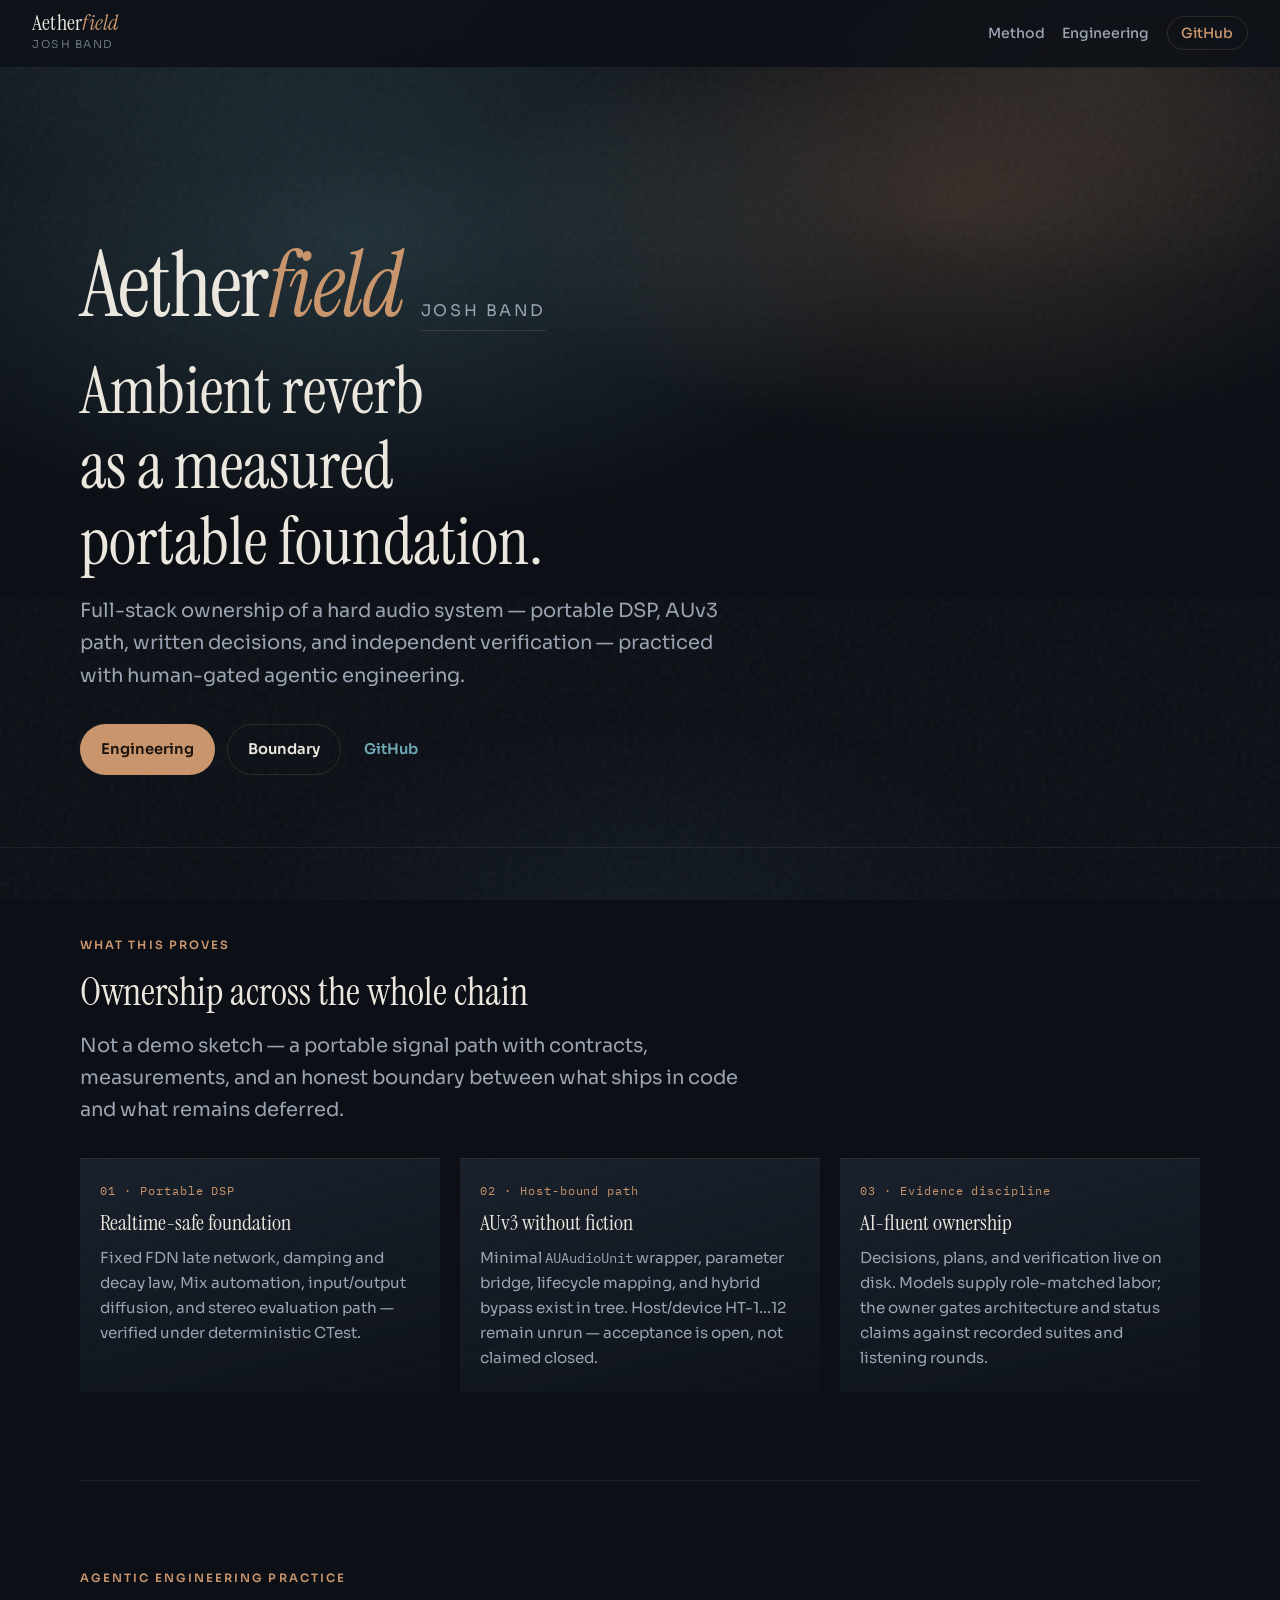
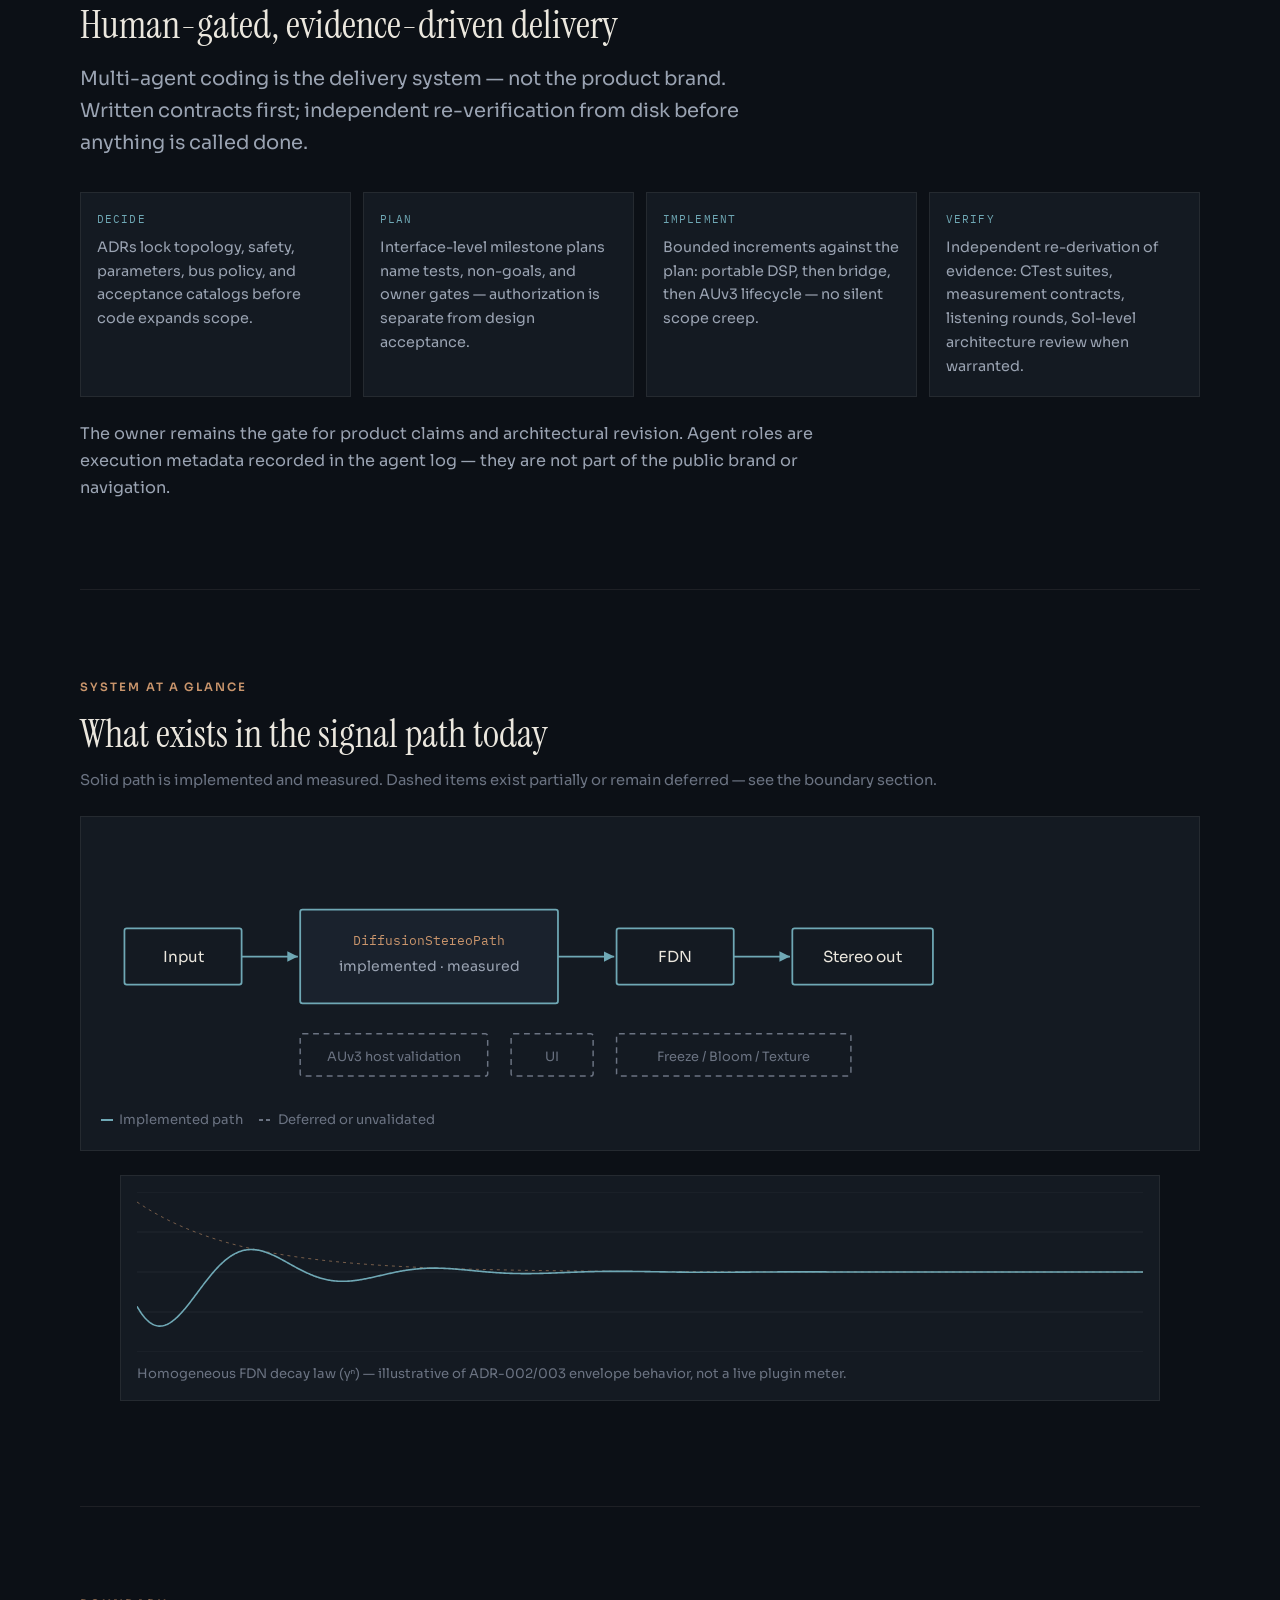
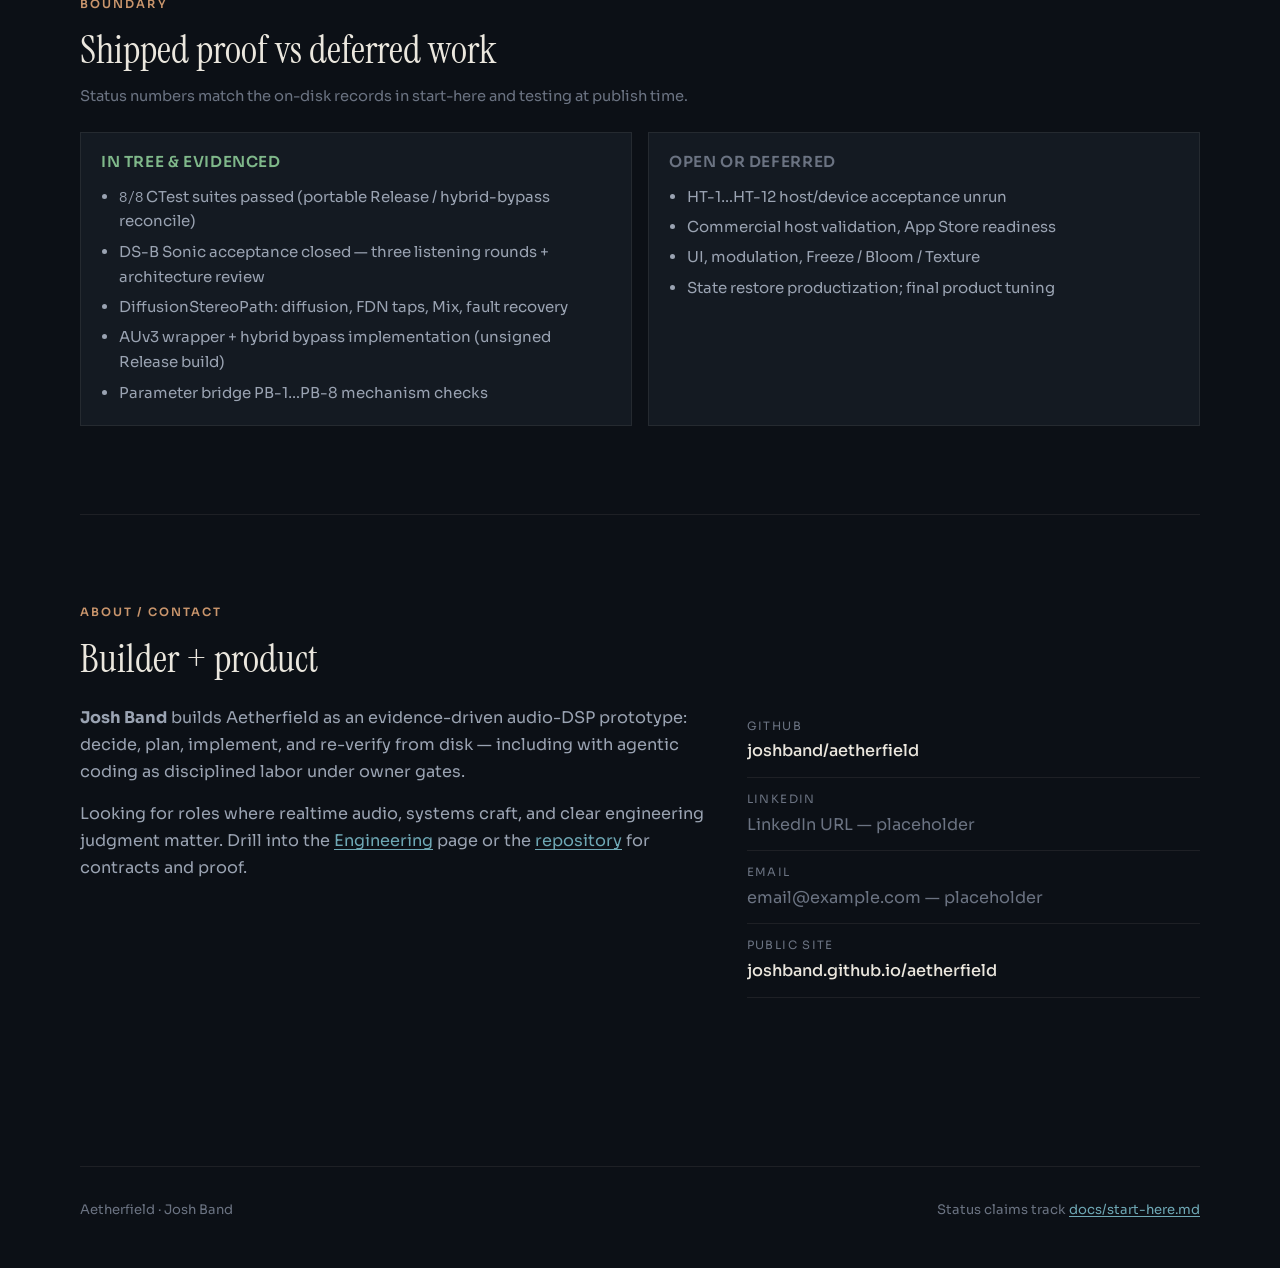
<file: docs/index.html>
<!DOCTYPE html>
<html lang="en">
<head>
  <meta charset="utf-8">
  <meta name="viewport" content="width=device-width, initial-scale=1">
  <title>Aetherfield · Josh Band</title>
  <meta name="description" content="Aetherfield is a portable C++ ambient-reverb DSP foundation toward AUv3, built by Josh Band with evidence-driven, agentic engineering.">
  <link rel="preconnect" href="https://fonts.googleapis.com">
  <link rel="preconnect" href="https://fonts.gstatic.com" crossorigin>
  <link href="https://fonts.googleapis.com/css2?family=IBM+Plex+Mono:wght@400;500;600&family=Instrument+Serif:ital@0;1&family=Sora:wght@400;500;600;700&display=swap" rel="stylesheet">
  <link rel="stylesheet" href="assets/site.css">
</head>
<body>
  <div class="site-shell">
    <nav class="site-nav" aria-label="Primary">
      <a class="nav-brand" href="index.html">
        <span class="product">Aether<em>field</em></span>
        <span class="builder">Josh Band</span>
      </a>
      <ul class="nav-links">
        <li class="nav-hide-sm"><a href="#method">Method</a></li>
        <li><a href="engineering.html">Engineering</a></li>
        <li><a class="nav-cta" href="https://github.com/joshband/aetherfield" rel="noopener noreferrer">GitHub</a></li>
      </ul>
    </nav>

    <header class="hero">
      <div class="hero-plane" aria-hidden="true"></div>
      <div class="hero-inner">
        <div class="hero-brands">
          <span class="product-name">Aether<em>field</em></span>
          <span class="builder-name">Josh Band</span>
        </div>
        <h1>Ambient reverb as a measured portable foundation.</h1>
        <p class="lede">
          Full-stack ownership of a hard audio system — portable DSP, AUv3 path,
          written decisions, and independent verification — practiced with
          human-gated agentic engineering.
        </p>
        <div class="cta-row">
          <a class="btn btn-primary" href="engineering.html">Engineering</a>
          <a class="btn btn-secondary" href="#boundary">Boundary</a>
          <a class="btn btn-ghost" href="https://github.com/joshband/aetherfield" rel="noopener noreferrer">GitHub</a>
        </div>
      </div>
    </header>

    <main>
      <section class="section reveal" id="proves" aria-labelledby="proves-heading">
        <p class="eyebrow">What this proves</p>
        <h2 id="proves-heading">Ownership across the whole chain</h2>
        <p class="lede">
          Not a demo sketch — a portable signal path with contracts, measurements,
          and an honest boundary between what ships in code and what remains deferred.
        </p>
        <div class="claim-grid">
          <article class="claim">
            <div class="n">01 · Portable DSP</div>
            <h3>Realtime-safe foundation</h3>
            <p>
              Fixed FDN late network, damping and decay law, Mix automation,
              input/output diffusion, and stereo evaluation path — verified under
              deterministic CTest.
            </p>
          </article>
          <article class="claim">
            <div class="n">02 · Host-bound path</div>
            <h3>AUv3 without fiction</h3>
            <p>
              Minimal <code class="mono">AUAudioUnit</code> wrapper, parameter bridge,
              lifecycle mapping, and hybrid bypass exist in tree. Host/device HT-1…12
              remain unrun — acceptance is open, not claimed closed.
            </p>
          </article>
          <article class="claim">
            <div class="n">03 · Evidence discipline</div>
            <h3>AI-fluent ownership</h3>
            <p>
              Decisions, plans, and verification live on disk. Models supply
              role-matched labor; the owner gates architecture and status claims
              against recorded suites and listening rounds.
            </p>
          </article>
        </div>
      </section>

      <section class="section reveal" id="method" aria-labelledby="method-heading">
        <p class="eyebrow">Agentic engineering practice</p>
        <h2 id="method-heading">Human-gated, evidence-driven delivery</h2>
        <p class="lede">
          Multi-agent coding is the delivery system — not the product brand.
          Written contracts first; independent re-verification from disk before
          anything is called done.
        </p>
        <div class="method-flow">
          <div class="method-step">
            <div class="step-label">Decide</div>
            <p>ADRs lock topology, safety, parameters, bus policy, and acceptance catalogs before code expands scope.</p>
          </div>
          <div class="method-step">
            <div class="step-label">Plan</div>
            <p>Interface-level milestone plans name tests, non-goals, and owner gates — authorization is separate from design acceptance.</p>
          </div>
          <div class="method-step">
            <div class="step-label">Implement</div>
            <p>Bounded increments against the plan: portable DSP, then bridge, then AUv3 lifecycle — no silent scope creep.</p>
          </div>
          <div class="method-step">
            <div class="step-label">Verify</div>
            <p>Independent re-derivation of evidence: CTest suites, measurement contracts, listening rounds, Sol-level architecture review when warranted.</p>
          </div>
        </div>
        <p class="method-note">
          The owner remains the gate for product claims and architectural revision.
          Agent roles are execution metadata recorded in the agent log — they are not
          part of the public brand or navigation.
        </p>
      </section>

      <section class="section reveal" id="system" aria-labelledby="system-heading">
        <p class="eyebrow">System at a glance</p>
        <h2 id="system-heading">What exists in the signal path today</h2>
        <p class="sub">
          Solid path is implemented and measured. Dashed items exist partially or
          remain deferred — see the boundary section.
        </p>
        <div class="diagram-wrap">
          <svg viewBox="0 0 920 220" role="img" aria-labelledby="path-title path-desc">
            <title id="path-title">Aetherfield signal path</title>
            <desc id="path-desc">Input flows into DiffusionStereoPath, through the FDN, to stereo out. Dashed boxes show AUv3 host validation, UI, and Freeze Bloom Texture as not complete.</desc>
            <defs>
              <marker id="arrow" markerWidth="8" markerHeight="8" refX="6" refY="3" orient="auto">
                <path d="M0,0 L6,3 L0,6 Z" fill="#6fa8b5"/>
              </marker>
            </defs>
            <rect x="20" y="78" width="100" height="48" rx="2" fill="#141a22" stroke="#6fa8b5" stroke-width="1.5"/>
            <text x="70" y="107" text-anchor="middle" fill="#ebe7de" font-family="Sora,sans-serif" font-size="13">Input</text>
            <line x1="120" y1="102" x2="168" y2="102" stroke="#6fa8b5" stroke-width="1.5" marker-end="url(#arrow)"/>

            <rect x="170" y="62" width="220" height="80" rx="2" fill="#1a222d" stroke="#6fa8b5" stroke-width="1.5"/>
            <text x="280" y="92" text-anchor="middle" fill="#c9956c" font-family="IBM Plex Mono,monospace" font-size="11">DiffusionStereoPath</text>
            <text x="280" y="114" text-anchor="middle" fill="#9aa3b2" font-family="Sora,sans-serif" font-size="12">implemented · measured</text>
            <line x1="390" y1="102" x2="438" y2="102" stroke="#6fa8b5" stroke-width="1.5" marker-end="url(#arrow)"/>

            <rect x="440" y="78" width="100" height="48" rx="2" fill="#141a22" stroke="#6fa8b5" stroke-width="1.5"/>
            <text x="490" y="107" text-anchor="middle" fill="#ebe7de" font-family="Sora,sans-serif" font-size="13">FDN</text>
            <line x1="540" y1="102" x2="588" y2="102" stroke="#6fa8b5" stroke-width="1.5" marker-end="url(#arrow)"/>

            <rect x="590" y="78" width="120" height="48" rx="2" fill="#141a22" stroke="#6fa8b5" stroke-width="1.5"/>
            <text x="650" y="107" text-anchor="middle" fill="#ebe7de" font-family="Sora,sans-serif" font-size="13">Stereo out</text>

            <rect x="170" y="168" width="160" height="36" rx="2" fill="transparent" stroke="#6b7382" stroke-width="1.25" stroke-dasharray="5 4"/>
            <text x="250" y="191" text-anchor="middle" fill="#6b7382" font-family="Sora,sans-serif" font-size="11">AUv3 host validation</text>

            <rect x="350" y="168" width="70" height="36" rx="2" fill="transparent" stroke="#6b7382" stroke-width="1.25" stroke-dasharray="5 4"/>
            <text x="385" y="191" text-anchor="middle" fill="#6b7382" font-family="Sora,sans-serif" font-size="11">UI</text>

            <rect x="440" y="168" width="200" height="36" rx="2" fill="transparent" stroke="#6b7382" stroke-width="1.25" stroke-dasharray="5 4"/>
            <text x="540" y="191" text-anchor="middle" fill="#6b7382" font-family="Sora,sans-serif" font-size="11">Freeze / Bloom / Texture</text>
          </svg>
          <div class="diagram-legend">
            <span class="solid">Implemented path</span>
            <span class="dashed">Deferred or unvalidated</span>
          </div>
        </div>
        <figure class="viz-panel">
          <canvas id="decayCanvas" width="800" height="160" aria-label="Homogeneous FDN decay envelope visualization"></canvas>
          <figcaption>
            Homogeneous FDN decay law (γⁿ) — illustrative of ADR-002/003 envelope behavior, not a live plugin meter.
          </figcaption>
        </figure>
      </section>

      <section class="section reveal" id="boundary" aria-labelledby="boundary-heading">
        <p class="eyebrow">Boundary</p>
        <h2 id="boundary-heading">Shipped proof vs deferred work</h2>
        <p class="sub">
          Status numbers match the on-disk records in start-here and testing
          at publish time.
        </p>
        <div class="boundary-grid">
          <div class="boundary-col shipped">
            <h3>In tree &amp; evidenced</h3>
            <ul>
              <li><span class="mono">8/8</span> CTest suites passed (portable Release / hybrid-bypass reconcile)</li>
              <li>DS-B Sonic acceptance closed — three listening rounds + architecture review</li>
              <li>DiffusionStereoPath: diffusion, FDN taps, Mix, fault recovery</li>
              <li>AUv3 wrapper + hybrid bypass implementation (unsigned Release build)</li>
              <li>Parameter bridge PB-1…PB-8 mechanism checks</li>
            </ul>
          </div>
          <div class="boundary-col deferred">
            <h3>Open or deferred</h3>
            <ul>
              <li>HT-1…HT-12 host/device acceptance unrun</li>
              <li>Commercial host validation, App Store readiness</li>
              <li>UI, modulation, Freeze / Bloom / Texture</li>
              <li>State restore productization; final product tuning</li>
            </ul>
          </div>
        </div>
      </section>

      <section class="section reveal" id="about" aria-labelledby="about-heading">
        <p class="eyebrow">About / contact</p>
        <h2 id="about-heading">Builder + product</h2>
        <div class="about-row">
          <div>
            <p>
              <strong>Josh Band</strong> builds Aetherfield as an evidence-driven
              audio-DSP prototype: decide, plan, implement, and re-verify from disk
              — including with agentic coding as disciplined labor under owner gates.
            </p>
            <p>
              Looking for roles where realtime audio, systems craft, and clear
              engineering judgment matter. Drill into the
              <a href="engineering.html">Engineering</a> page or the
              <a href="https://github.com/joshband/aetherfield" rel="noopener noreferrer">repository</a>
              for contracts and proof.
            </p>
          </div>
          <ul class="contact-list">
            <li>
              <span class="label">GitHub</span>
              <a href="https://github.com/joshband/aetherfield" rel="noopener noreferrer">joshband/aetherfield</a>
            </li>
            <li>
              <span class="label">LinkedIn</span>
              <span class="placeholder">LinkedIn URL — placeholder</span>
            </li>
            <li>
              <span class="label">Email</span>
              <span class="placeholder">email@example.com — placeholder</span>
            </li>
            <li>
              <span class="label">Public site</span>
              <a href="https://joshband.github.io/aetherfield/">joshband.github.io/aetherfield</a>
            </li>
          </ul>
        </div>
      </section>
    </main>

    <footer class="site-footer">
      <span>Aetherfield · Josh Band</span>
      <span>Status claims track <a href="https://github.com/joshband/aetherfield/blob/main/docs/start-here.md">docs/start-here.md</a></span>
    </footer>
  </div>
  <script src="assets/site.js" defer></script>
</body>
</html>
</file>
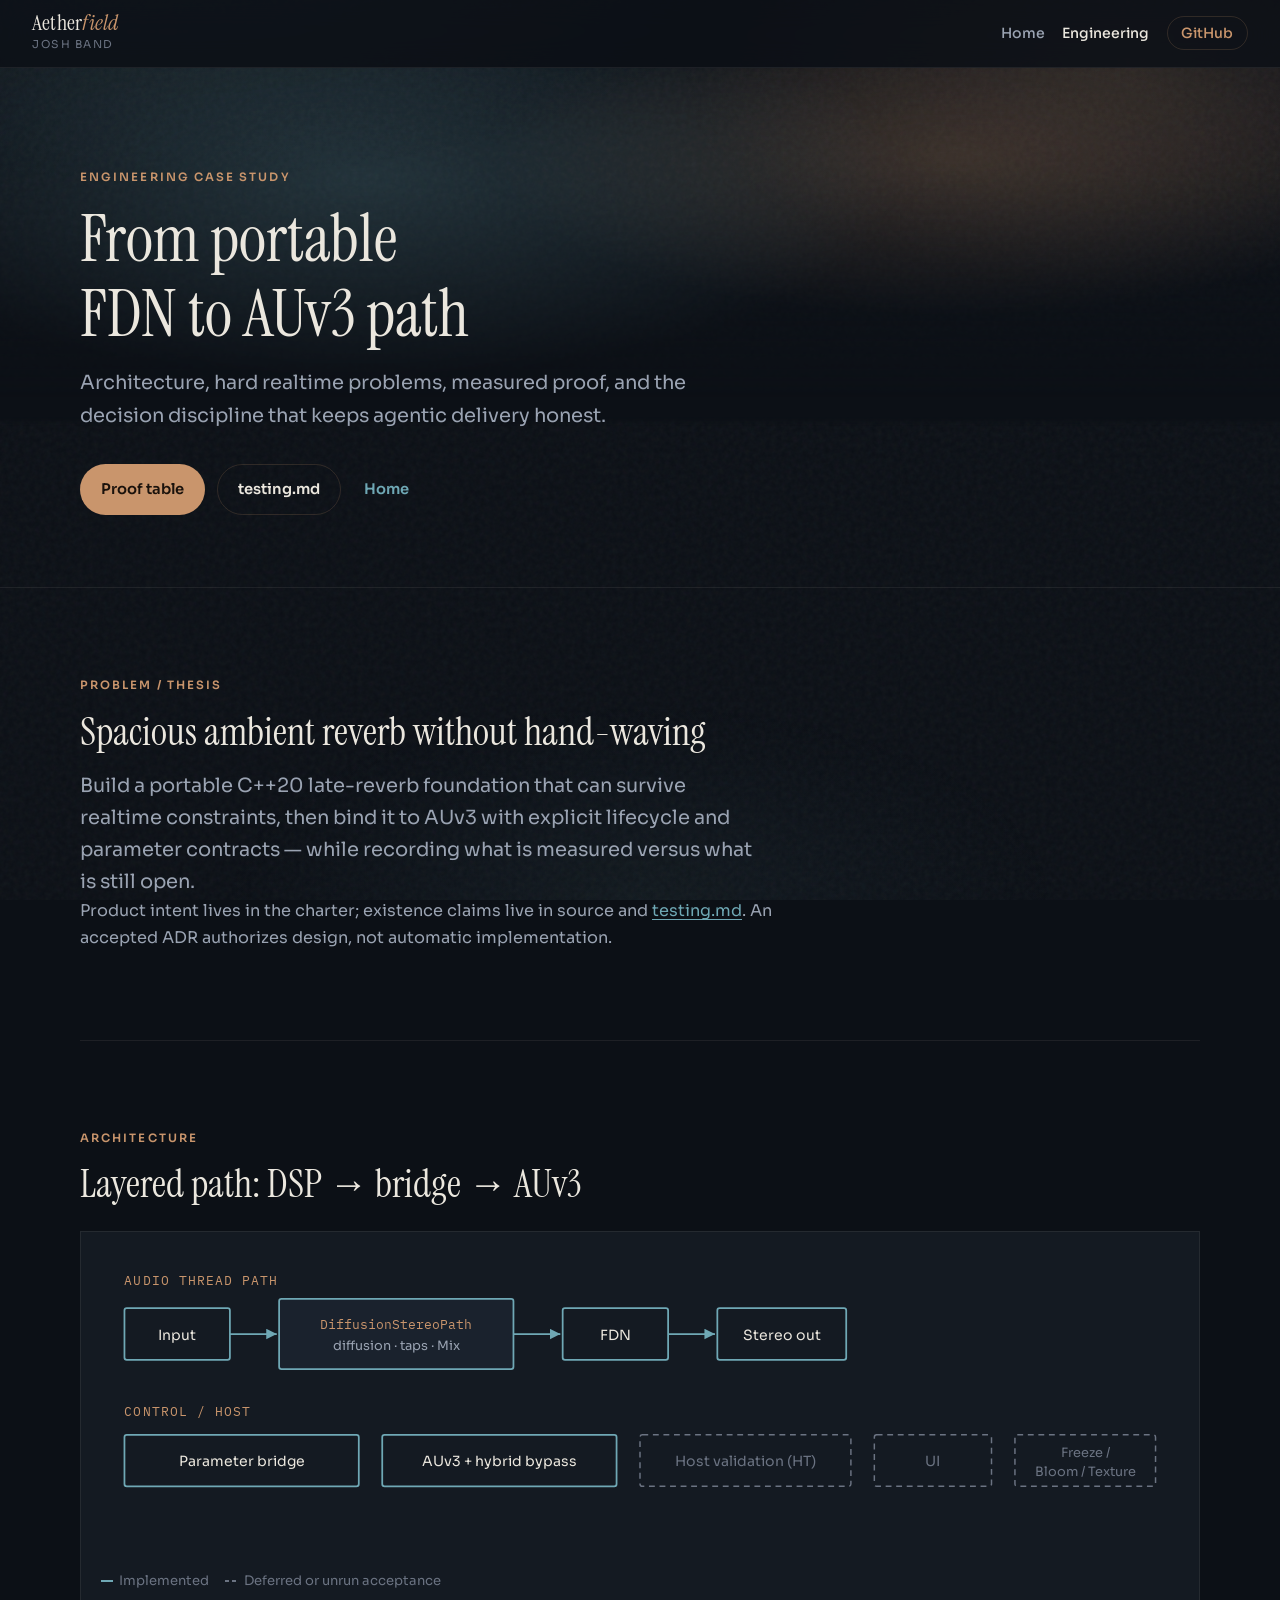
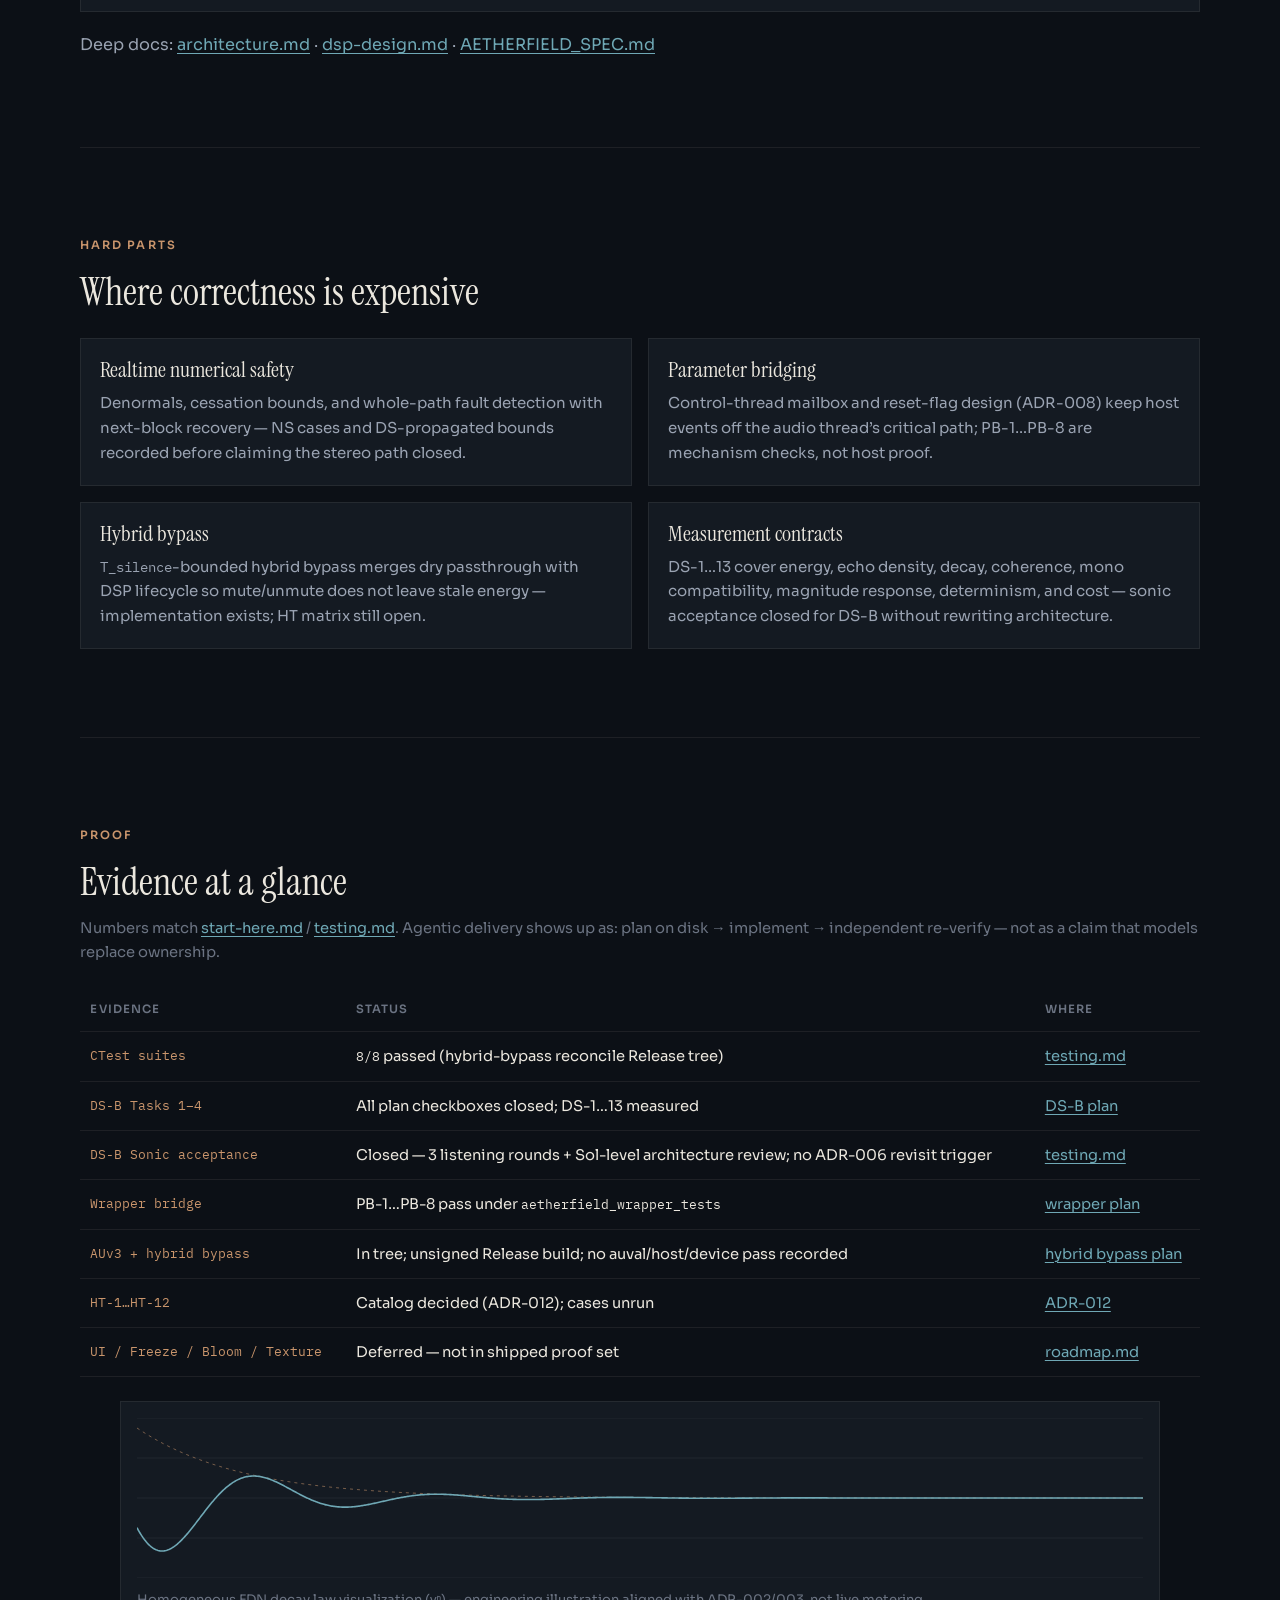
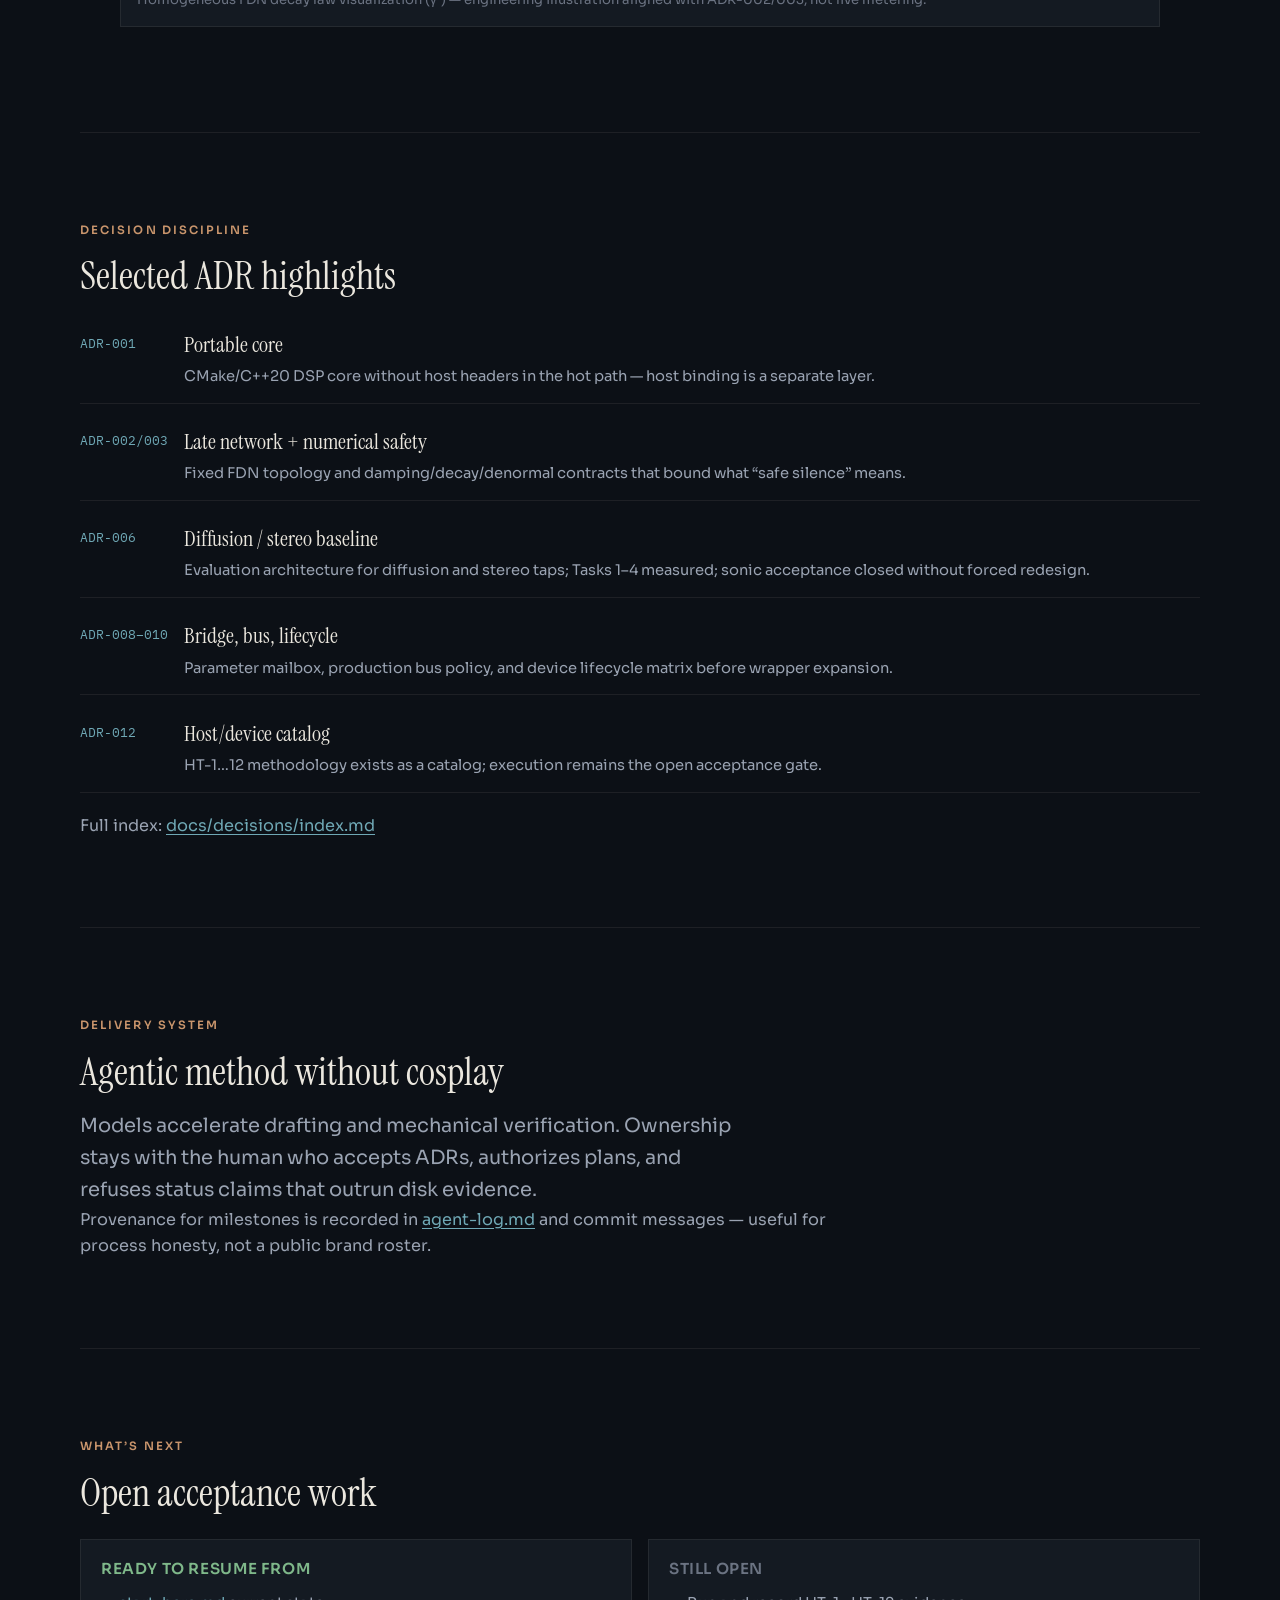
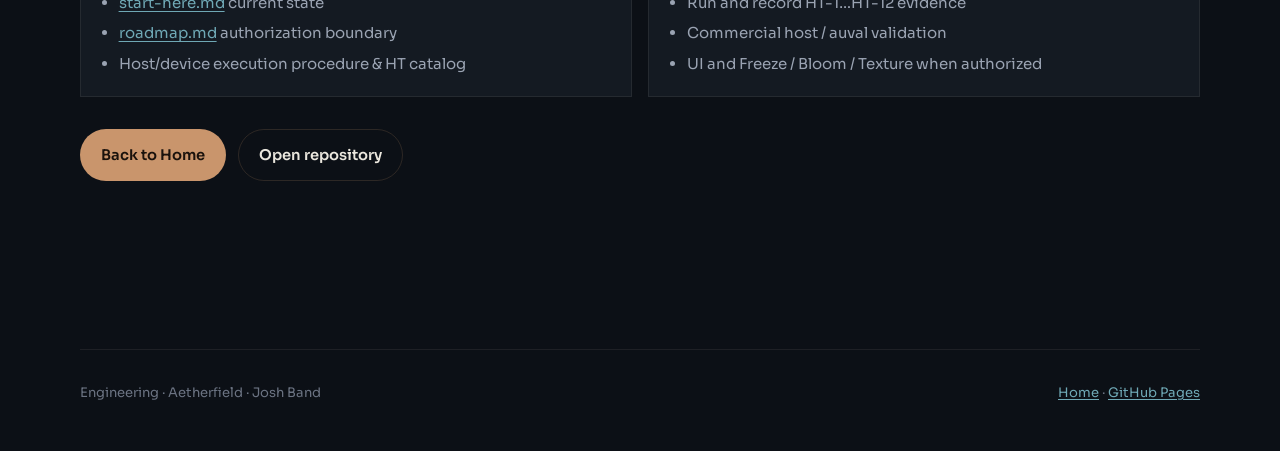
<file: docs/engineering.html>
<!DOCTYPE html>
<html lang="en">
<head>
  <meta charset="utf-8">
  <meta name="viewport" content="width=device-width, initial-scale=1">
  <title>Engineering · Aetherfield</title>
  <meta name="description" content="Engineering case study for Aetherfield: architecture, hard realtime problems, proof table, and decision discipline.">
  <link rel="preconnect" href="https://fonts.googleapis.com">
  <link rel="preconnect" href="https://fonts.gstatic.com" crossorigin>
  <link href="https://fonts.googleapis.com/css2?family=IBM+Plex+Mono:wght@400;500;600&family=Instrument+Serif:ital@0;1&family=Sora:wght@400;500;600;700&display=swap" rel="stylesheet">
  <link rel="stylesheet" href="assets/site.css">
</head>
<body>
  <div class="site-shell">
    <nav class="site-nav" aria-label="Primary">
      <a class="nav-brand" href="index.html">
        <span class="product">Aether<em>field</em></span>
        <span class="builder">Josh Band</span>
      </a>
      <ul class="nav-links">
        <li><a href="index.html">Home</a></li>
        <li><a href="engineering.html" aria-current="page">Engineering</a></li>
        <li><a class="nav-cta" href="https://github.com/joshband/aetherfield" rel="noopener noreferrer">GitHub</a></li>
      </ul>
    </nav>

    <header class="hero" style="min-height: min(58vh, 520px);">
      <div class="hero-plane" aria-hidden="true"></div>
      <div class="hero-inner">
        <p class="eyebrow">Engineering case study</p>
        <h1>From portable FDN to AUv3 path</h1>
        <p class="lede">
          Architecture, hard realtime problems, measured proof, and the decision
          discipline that keeps agentic delivery honest.
        </p>
        <div class="cta-row">
          <a class="btn btn-primary" href="#proof">Proof table</a>
          <a class="btn btn-secondary" href="https://github.com/joshband/aetherfield/blob/main/docs/testing.md" rel="noopener noreferrer">testing.md</a>
          <a class="btn btn-ghost" href="index.html">Home</a>
        </div>
      </div>
    </header>

    <main>
      <section class="section reveal" id="thesis" aria-labelledby="thesis-heading">
        <p class="eyebrow">Problem / thesis</p>
        <h2 id="thesis-heading">Spacious ambient reverb without hand-waving</h2>
        <p class="lede">
          Build a portable C++20 late-reverb foundation that can survive realtime
          constraints, then bind it to AUv3 with explicit lifecycle and parameter
          contracts — while recording what is measured versus what is still open.
        </p>
        <p class="method-note">
          Product intent lives in the charter; existence claims live in source and
          <a href="https://github.com/joshband/aetherfield/blob/main/docs/testing.md">testing.md</a>.
          An accepted ADR authorizes design, not automatic implementation.
        </p>
      </section>

      <section class="section reveal" id="architecture" aria-labelledby="arch-heading">
        <p class="eyebrow">Architecture</p>
        <h2 id="arch-heading">Layered path: DSP → bridge → AUv3</h2>
        <div class="diagram-wrap">
          <svg viewBox="0 0 920 260" role="img" aria-labelledby="eng-path-title eng-path-desc">
            <title id="eng-path-title">Layered Aetherfield architecture</title>
            <desc id="eng-path-desc">Input to DiffusionStereoPath and FDN to stereo out; wrapper bridge and AUv3 sit above; dashed UI and Freeze Bloom Texture and host validation.</desc>
            <defs>
              <marker id="arrow2" markerWidth="8" markerHeight="8" refX="6" refY="3" orient="auto">
                <path d="M0,0 L6,3 L0,6 Z" fill="#6fa8b5"/>
              </marker>
            </defs>
            <text x="20" y="28" fill="#c9956c" font-family="IBM Plex Mono,monospace" font-size="11" letter-spacing="0.08em">AUDIO THREAD PATH</text>
            <rect x="20" y="48" width="90" height="44" rx="2" fill="#141a22" stroke="#6fa8b5" stroke-width="1.5"/>
            <text x="65" y="75" text-anchor="middle" fill="#ebe7de" font-family="Sora,sans-serif" font-size="12">Input</text>
            <line x1="110" y1="70" x2="150" y2="70" stroke="#6fa8b5" stroke-width="1.5" marker-end="url(#arrow2)"/>

            <rect x="152" y="40" width="200" height="60" rx="2" fill="#1a222d" stroke="#6fa8b5" stroke-width="1.5"/>
            <text x="252" y="66" text-anchor="middle" fill="#c9956c" font-family="IBM Plex Mono,monospace" font-size="11">DiffusionStereoPath</text>
            <text x="252" y="84" text-anchor="middle" fill="#9aa3b2" font-family="Sora,sans-serif" font-size="11">diffusion · taps · Mix</text>
            <line x1="352" y1="70" x2="392" y2="70" stroke="#6fa8b5" stroke-width="1.5" marker-end="url(#arrow2)"/>

            <rect x="394" y="48" width="90" height="44" rx="2" fill="#141a22" stroke="#6fa8b5" stroke-width="1.5"/>
            <text x="439" y="75" text-anchor="middle" fill="#ebe7de" font-family="Sora,sans-serif" font-size="12">FDN</text>
            <line x1="484" y1="70" x2="524" y2="70" stroke="#6fa8b5" stroke-width="1.5" marker-end="url(#arrow2)"/>

            <rect x="526" y="48" width="110" height="44" rx="2" fill="#141a22" stroke="#6fa8b5" stroke-width="1.5"/>
            <text x="581" y="75" text-anchor="middle" fill="#ebe7de" font-family="Sora,sans-serif" font-size="12">Stereo out</text>

            <text x="20" y="140" fill="#c9956c" font-family="IBM Plex Mono,monospace" font-size="11" letter-spacing="0.08em">CONTROL / HOST</text>
            <rect x="20" y="156" width="200" height="44" rx="2" fill="#141a22" stroke="#6fa8b5" stroke-width="1.5"/>
            <text x="120" y="183" text-anchor="middle" fill="#ebe7de" font-family="Sora,sans-serif" font-size="12">Parameter bridge</text>

            <rect x="240" y="156" width="200" height="44" rx="2" fill="#141a22" stroke="#6fa8b5" stroke-width="1.5"/>
            <text x="340" y="183" text-anchor="middle" fill="#ebe7de" font-family="Sora,sans-serif" font-size="12">AUv3 + hybrid bypass</text>

            <rect x="460" y="156" width="180" height="44" rx="2" fill="transparent" stroke="#6b7382" stroke-width="1.25" stroke-dasharray="5 4"/>
            <text x="550" y="183" text-anchor="middle" fill="#6b7382" font-family="Sora,sans-serif" font-size="12">Host validation (HT)</text>

            <rect x="660" y="156" width="100" height="44" rx="2" fill="transparent" stroke="#6b7382" stroke-width="1.25" stroke-dasharray="5 4"/>
            <text x="710" y="183" text-anchor="middle" fill="#6b7382" font-family="Sora,sans-serif" font-size="12">UI</text>

            <rect x="780" y="156" width="120" height="44" rx="2" fill="transparent" stroke="#6b7382" stroke-width="1.25" stroke-dasharray="5 4"/>
            <text x="840" y="175" text-anchor="middle" fill="#6b7382" font-family="Sora,sans-serif" font-size="11">Freeze /</text>
            <text x="840" y="191" text-anchor="middle" fill="#6b7382" font-family="Sora,sans-serif" font-size="11">Bloom / Texture</text>
          </svg>
          <div class="diagram-legend">
            <span class="solid">Implemented</span>
            <span class="dashed">Deferred or unrun acceptance</span>
          </div>
        </div>
        <p class="method-note" style="margin-top:1.25rem;">
          Deep docs:
          <a href="https://github.com/joshband/aetherfield/blob/main/docs/architecture.md">architecture.md</a> ·
          <a href="https://github.com/joshband/aetherfield/blob/main/docs/dsp-design.md">dsp-design.md</a> ·
          <a href="https://github.com/joshband/aetherfield/blob/main/AETHERFIELD_SPEC.md">AETHERFIELD_SPEC.md</a>
        </p>
      </section>

      <section class="section reveal" id="hard" aria-labelledby="hard-heading">
        <p class="eyebrow">Hard parts</p>
        <h2 id="hard-heading">Where correctness is expensive</h2>
        <div class="hard-grid">
          <article class="hard-item">
            <h3>Realtime numerical safety</h3>
            <p>
              Denormals, cessation bounds, and whole-path fault detection with
              next-block recovery — NS cases and DS-propagated bounds recorded
              before claiming the stereo path closed.
            </p>
          </article>
          <article class="hard-item">
            <h3>Parameter bridging</h3>
            <p>
              Control-thread mailbox and reset-flag design (ADR-008) keep host
              events off the audio thread’s critical path; PB-1…PB-8 are mechanism
              checks, not host proof.
            </p>
          </article>
          <article class="hard-item">
            <h3>Hybrid bypass</h3>
            <p>
              <code class="mono">T_silence</code>-bounded hybrid bypass merges dry
              passthrough with DSP lifecycle so mute/unmute does not leave stale
              energy — implementation exists; HT matrix still open.
            </p>
          </article>
          <article class="hard-item">
            <h3>Measurement contracts</h3>
            <p>
              DS-1…13 cover energy, echo density, decay, coherence, mono
              compatibility, magnitude response, determinism, and cost — sonic
              acceptance closed for DS-B without rewriting architecture.
            </p>
          </article>
        </div>
      </section>

      <section class="section reveal" id="proof" aria-labelledby="proof-heading">
        <p class="eyebrow">Proof</p>
        <h2 id="proof-heading">Evidence at a glance</h2>
        <p class="sub">
          Numbers match <a href="https://github.com/joshband/aetherfield/blob/main/docs/start-here.md">start-here.md</a>
          / <a href="https://github.com/joshband/aetherfield/blob/main/docs/testing.md">testing.md</a>.
          Agentic delivery shows up as: plan on disk → implement → independent
          re-verify — not as a claim that models replace ownership.
        </p>
        <table class="proof-table">
          <thead>
            <tr>
              <th>Evidence</th>
              <th>Status</th>
              <th>Where</th>
            </tr>
          </thead>
          <tbody>
            <tr>
              <td>CTest suites</td>
              <td><span class="mono">8/8</span> passed (hybrid-bypass reconcile Release tree)</td>
              <td><a href="https://github.com/joshband/aetherfield/blob/main/docs/testing.md">testing.md</a></td>
            </tr>
            <tr>
              <td>DS-B Tasks 1–4</td>
              <td>All plan checkboxes closed; DS-1…13 measured</td>
              <td><a href="https://github.com/joshband/aetherfield/blob/main/docs/phases/phase1-ds-integration-plan.md">DS-B plan</a></td>
            </tr>
            <tr>
              <td>DS-B Sonic acceptance</td>
              <td>Closed — 3 listening rounds + Sol-level architecture review; no ADR-006 revisit trigger</td>
              <td><a href="https://github.com/joshband/aetherfield/blob/main/docs/testing.md">testing.md</a></td>
            </tr>
            <tr>
              <td>Wrapper bridge</td>
              <td>PB-1…PB-8 pass under <code class="mono">aetherfield_wrapper_tests</code></td>
              <td><a href="https://github.com/joshband/aetherfield/blob/main/docs/phases/phase1-wrapper-skeleton-plan.md">wrapper plan</a></td>
            </tr>
            <tr>
              <td>AUv3 + hybrid bypass</td>
              <td>In tree; unsigned Release build; no auval/host/device pass recorded</td>
              <td><a href="https://github.com/joshband/aetherfield/blob/main/docs/phases/phase1-hybrid-bypass-plan.md">hybrid bypass plan</a></td>
            </tr>
            <tr>
              <td>HT-1…HT-12</td>
              <td>Catalog decided (ADR-012); cases unrun</td>
              <td><a href="https://github.com/joshband/aetherfield/blob/main/docs/decisions/ADR-012-host-device-acceptance-catalog.md">ADR-012</a></td>
            </tr>
            <tr>
              <td>UI / Freeze / Bloom / Texture</td>
              <td>Deferred — not in shipped proof set</td>
              <td><a href="https://github.com/joshband/aetherfield/blob/main/docs/roadmap.md">roadmap.md</a></td>
            </tr>
          </tbody>
        </table>
        <figure class="viz-panel">
          <canvas id="decayCanvas" width="800" height="160" aria-label="Homogeneous FDN decay envelope visualization"></canvas>
          <figcaption>
            Homogeneous FDN decay law visualization (γⁿ) — engineering illustration aligned with ADR-002/003, not live metering.
          </figcaption>
        </figure>
      </section>

      <section class="section reveal" id="decisions" aria-labelledby="decisions-heading">
        <p class="eyebrow">Decision discipline</p>
        <h2 id="decisions-heading">Selected ADR highlights</h2>
        <div class="adr-list">
          <article class="adr-item">
            <div class="id">ADR-001</div>
            <div>
              <h3>Portable core</h3>
              <p>CMake/C++20 DSP core without host headers in the hot path — host binding is a separate layer.</p>
            </div>
          </article>
          <article class="adr-item">
            <div class="id">ADR-002/003</div>
            <div>
              <h3>Late network + numerical safety</h3>
              <p>Fixed FDN topology and damping/decay/denormal contracts that bound what “safe silence” means.</p>
            </div>
          </article>
          <article class="adr-item">
            <div class="id">ADR-006</div>
            <div>
              <h3>Diffusion / stereo baseline</h3>
              <p>Evaluation architecture for diffusion and stereo taps; Tasks 1–4 measured; sonic acceptance closed without forced redesign.</p>
            </div>
          </article>
          <article class="adr-item">
            <div class="id">ADR-008–010</div>
            <div>
              <h3>Bridge, bus, lifecycle</h3>
              <p>Parameter mailbox, production bus policy, and device lifecycle matrix before wrapper expansion.</p>
            </div>
          </article>
          <article class="adr-item">
            <div class="id">ADR-012</div>
            <div>
              <h3>Host/device catalog</h3>
              <p>HT-1…12 methodology exists as a catalog; execution remains the open acceptance gate.</p>
            </div>
          </article>
        </div>
        <p class="method-note" style="margin-top:1.25rem;">
          Full index:
          <a href="https://github.com/joshband/aetherfield/blob/main/docs/decisions/index.md">docs/decisions/index.md</a>
        </p>
      </section>

      <section class="section reveal" id="agentic" aria-labelledby="agentic-heading">
        <p class="eyebrow">Delivery system</p>
        <h2 id="agentic-heading">Agentic method without cosplay</h2>
        <p class="lede">
          Models accelerate drafting and mechanical verification. Ownership stays
          with the human who accepts ADRs, authorizes plans, and refuses status
          claims that outrun disk evidence.
        </p>
        <p class="method-note">
          Provenance for milestones is recorded in
          <a href="https://github.com/joshband/aetherfield/blob/main/docs/agent-log.md">agent-log.md</a>
          and commit messages — useful for process honesty, not a public brand roster.
        </p>
      </section>

      <section class="section reveal" id="next" aria-labelledby="next-heading">
        <p class="eyebrow">What’s next</p>
        <h2 id="next-heading">Open acceptance work</h2>
        <div class="boundary-grid">
          <div class="boundary-col shipped">
            <h3>Ready to resume from</h3>
            <ul>
              <li><a href="https://github.com/joshband/aetherfield/blob/main/docs/start-here.md">start-here.md</a> current state</li>
              <li><a href="https://github.com/joshband/aetherfield/blob/main/docs/roadmap.md">roadmap.md</a> authorization boundary</li>
              <li>Host/device execution procedure &amp; HT catalog</li>
            </ul>
          </div>
          <div class="boundary-col deferred">
            <h3>Still open</h3>
            <ul>
              <li>Run and record HT-1…HT-12 evidence</li>
              <li>Commercial host / auval validation</li>
              <li>UI and Freeze / Bloom / Texture when authorized</li>
            </ul>
          </div>
        </div>
        <div class="cta-row" style="margin-top:2rem;">
          <a class="btn btn-primary" href="index.html">Back to Home</a>
          <a class="btn btn-secondary" href="https://github.com/joshband/aetherfield" rel="noopener noreferrer">Open repository</a>
        </div>
      </section>
    </main>

    <footer class="site-footer">
      <span>Engineering · Aetherfield · Josh Band</span>
      <span><a href="index.html">Home</a> · <a href="https://joshband.github.io/aetherfield/">GitHub Pages</a></span>
    </footer>
  </div>
  <script src="assets/site.js" defer></script>
</body>
</html>
</file>
<file: docs/assets/site.css>
/* Aetherfield public showcase — instrument-craft visual system */

:root {
  --bg: #0c1016;
  --bg-elevated: #141a22;
  --surface: #1a222d;
  --surface-2: #222b38;
  --border: rgba(201, 149, 108, 0.18);
  --border-soft: rgba(232, 228, 219, 0.08);
  --text: #ebe7de;
  --text-dim: #9aa3b2;
  --text-faint: #6b7382;
  --copper: #c9956c;
  --copper-soft: rgba(201, 149, 108, 0.16);
  --teal: #6fa8b5;
  --teal-soft: rgba(111, 168, 181, 0.14);
  --good: #7fb88a;
  --font-display: "Instrument Serif", "Iowan Old Style", Georgia, serif;
  --font-body: "Sora", "Segoe UI", sans-serif;
  --font-mono: "IBM Plex Mono", ui-monospace, monospace;
  --max: 1120px;
  --nav-h: 4.25rem;
  --ease: cubic-bezier(0.22, 1, 0.36, 1);
}

*,
*::before,
*::after {
  box-sizing: border-box;
}

html {
  scroll-behavior: smooth;
  scroll-padding-top: calc(var(--nav-h) + 1rem);
}

body {
  margin: 0;
  min-height: 100vh;
  font-family: var(--font-body);
  font-size: 1.0125rem;
  line-height: 1.65;
  color: var(--text);
  background: var(--bg);
  -webkit-font-smoothing: antialiased;
  text-rendering: optimizeLegibility;
}

body::before {
  content: "";
  position: fixed;
  inset: 0;
  pointer-events: none;
  z-index: 0;
  background:
    radial-gradient(ellipse 90% 55% at 12% -10%, rgba(111, 168, 181, 0.14), transparent 55%),
    radial-gradient(ellipse 70% 50% at 88% 8%, rgba(201, 149, 108, 0.12), transparent 50%),
    radial-gradient(ellipse 60% 40% at 50% 100%, rgba(111, 168, 181, 0.06), transparent 55%);
  animation: atmosphere 28s var(--ease) infinite alternate;
}

body::after {
  content: "";
  position: fixed;
  inset: 0;
  pointer-events: none;
  z-index: 1;
  opacity: 0.045;
  background-image: url("data:image/svg+xml,%3Csvg viewBox='0 0 200 200' xmlns='http://www.w3.org/2000/svg'%3E%3Cfilter id='n'%3E%3CfeTurbulence type='fractalNoise' baseFrequency='0.85' numOctaves='4' stitchTiles='stitch'/%3E%3C/filter%3E%3Crect width='100%25' height='100%25' filter='url(%23n)'/%3E%3C/svg%3E");
}

@keyframes atmosphere {
  from { transform: translate3d(0, 0, 0) scale(1); }
  to { transform: translate3d(-1.5%, 1%, 0) scale(1.04); }
}

@media (prefers-reduced-motion: reduce) {
  html { scroll-behavior: auto; }
  body::before { animation: none; }
  .reveal { opacity: 1 !important; transform: none !important; transition: none !important; }
}

a {
  color: var(--teal);
  text-decoration-thickness: 1px;
  text-underline-offset: 0.18em;
}

a:hover { color: var(--copper); }

img, svg, canvas { max-width: 100%; display: block; }

code, .mono {
  font-family: var(--font-mono);
  font-size: 0.9em;
}

.site-shell {
  position: relative;
  z-index: 2;
}

/* ---------- Nav ---------- */

.site-nav {
  position: sticky;
  top: 0;
  z-index: 20;
  height: var(--nav-h);
  display: flex;
  align-items: center;
  justify-content: space-between;
  gap: 1rem;
  padding: 0 clamp(1rem, 4vw, 2rem);
  background: rgba(12, 16, 22, 0.78);
  backdrop-filter: blur(14px);
  border-bottom: 1px solid var(--border-soft);
}

.nav-brand {
  display: flex;
  flex-direction: column;
  gap: 0.1rem;
  color: inherit;
  text-decoration: none;
}

.nav-brand:hover { color: inherit; text-decoration: none; }

.nav-brand .product {
  font-family: var(--font-display);
  font-size: 1.35rem;
  letter-spacing: 0.01em;
  line-height: 1;
}

.nav-brand .product em {
  font-style: italic;
  color: var(--copper);
}

.nav-brand .builder {
  font-size: 0.68rem;
  letter-spacing: 0.14em;
  text-transform: uppercase;
  color: var(--text-faint);
}

.nav-links {
  display: flex;
  align-items: center;
  gap: 0.35rem 1.1rem;
  list-style: none;
  margin: 0;
  padding: 0;
}

.nav-links a {
  color: var(--text-dim);
  text-decoration: none;
  font-size: 0.88rem;
  font-weight: 500;
}

.nav-links a:hover,
.nav-links a[aria-current="page"] {
  color: var(--text);
}

.nav-links .nav-cta {
  padding: 0.45rem 0.85rem;
  border: 1px solid var(--border);
  border-radius: 999px;
  color: var(--copper);
}

.nav-links .nav-cta:hover {
  background: var(--copper-soft);
  color: var(--text);
  text-decoration: none;
}

/* ---------- Layout ---------- */

main {
  width: min(100% - 2rem, var(--max));
  margin: 0 auto;
  padding-bottom: 5rem;
}

.section {
  padding: clamp(3rem, 8vw, 5.5rem) 0;
  border-bottom: 1px solid var(--border-soft);
}

.section:last-of-type { border-bottom: 0; }

.eyebrow {
  font-size: 0.72rem;
  letter-spacing: 0.18em;
  text-transform: uppercase;
  color: var(--copper);
  margin: 0 0 0.85rem;
  font-weight: 600;
}

h1, h2, h3 {
  font-family: var(--font-display);
  font-weight: 400;
  line-height: 1.15;
  text-wrap: balance;
  margin: 0;
}

h1 { font-size: clamp(2.4rem, 6vw, 4.1rem); }
h2 { font-size: clamp(1.75rem, 3.5vw, 2.45rem); margin-bottom: 0.75rem; }
h3 { font-size: 1.35rem; margin-bottom: 0.4rem; }

.lede {
  font-size: clamp(1.05rem, 2vw, 1.22rem);
  color: var(--text-dim);
  max-width: 42rem;
  margin: 1rem 0 0;
}

.sub {
  color: var(--text-faint);
  font-size: 0.92rem;
  margin: 0 0 1.5rem;
}

.reveal {
  opacity: 0;
  transform: translateY(18px);
  transition: opacity 0.7s var(--ease), transform 0.7s var(--ease);
}

.reveal.is-visible {
  opacity: 1;
  transform: none;
}

/* ---------- Hero ---------- */

.hero {
  position: relative;
  min-height: min(92vh, 780px);
  display: flex;
  flex-direction: column;
  justify-content: flex-end;
  padding: clamp(2.5rem, 8vw, 5rem) 0 clamp(3rem, 7vw, 4.5rem);
  border-bottom: 1px solid var(--border-soft);
  overflow: hidden;
}

.hero-plane {
  position: absolute;
  inset: -10% -5% auto;
  height: 78%;
  background:
    radial-gradient(ellipse 55% 70% at 30% 40%, rgba(111, 168, 181, 0.22), transparent 70%),
    radial-gradient(ellipse 50% 60% at 72% 35%, rgba(201, 149, 108, 0.2), transparent 65%),
    linear-gradient(180deg, transparent 40%, var(--bg) 95%);
  filter: blur(2px);
  animation: atmosphere 22s var(--ease) infinite alternate;
  pointer-events: none;
}

.hero-inner {
  position: relative;
  z-index: 1;
  width: min(100% - 2rem, var(--max));
  margin: 0 auto;
}

.hero-brands {
  display: flex;
  flex-wrap: wrap;
  align-items: baseline;
  gap: 0.55rem 1.1rem;
  margin-bottom: 1.4rem;
}

.hero-brands .product-name {
  font-family: var(--font-display);
  font-size: clamp(3rem, 9vw, 5.6rem);
  line-height: 0.95;
  letter-spacing: -0.02em;
}

.hero-brands .product-name em {
  font-style: italic;
  color: var(--copper);
}

.hero-brands .builder-name {
  font-size: clamp(0.85rem, 1.5vw, 1rem);
  letter-spacing: 0.16em;
  text-transform: uppercase;
  color: var(--text-dim);
  padding-bottom: 0.35rem;
  border-bottom: 1px solid var(--border);
}

.hero h1 {
  max-width: 16ch;
  margin-bottom: 1rem;
}

.hero .lede { margin-top: 0; }

.cta-row {
  display: flex;
  flex-wrap: wrap;
  gap: 0.75rem;
  margin-top: 2rem;
}

.btn {
  display: inline-flex;
  align-items: center;
  justify-content: center;
  gap: 0.45rem;
  padding: 0.78rem 1.25rem;
  border-radius: 999px;
  font-family: var(--font-body);
  font-size: 0.92rem;
  font-weight: 600;
  text-decoration: none;
  border: 1px solid transparent;
  transition: background 0.2s var(--ease), color 0.2s var(--ease), border-color 0.2s var(--ease);
}

.btn-primary {
  background: var(--copper);
  color: #1a120c;
}

.btn-primary:hover {
  background: #d9ab82;
  color: #1a120c;
  text-decoration: none;
}

.btn-secondary {
  background: transparent;
  color: var(--text);
  border-color: var(--border);
}

.btn-secondary:hover {
  background: var(--copper-soft);
  color: var(--text);
  text-decoration: none;
}

.btn-ghost {
  background: transparent;
  color: var(--teal);
  border-color: transparent;
  padding-inline: 0.6rem;
}

.btn-ghost:hover {
  color: var(--copper);
  text-decoration: none;
}

/* ---------- Proof / method grids ---------- */

.claim-grid {
  display: grid;
  grid-template-columns: repeat(3, 1fr);
  gap: 1.25rem;
  margin-top: 2rem;
}

.claim {
  padding: 1.35rem 1.25rem 1.4rem;
  background: linear-gradient(165deg, var(--surface) 0%, transparent 120%);
  border-top: 1px solid var(--border);
}

.claim .n {
  font-family: var(--font-mono);
  font-size: 0.75rem;
  color: var(--copper);
  letter-spacing: 0.08em;
  margin-bottom: 0.65rem;
}

.claim p {
  margin: 0.55rem 0 0;
  color: var(--text-dim);
  font-size: 0.95rem;
}

.method-flow {
  display: grid;
  grid-template-columns: repeat(4, 1fr);
  gap: 0.75rem;
  margin: 2rem 0 1.5rem;
}

.method-step {
  padding: 1.1rem 1rem;
  background: var(--bg-elevated);
  border: 1px solid var(--border-soft);
  position: relative;
}

.method-step .step-label {
  font-family: var(--font-mono);
  font-size: 0.7rem;
  letter-spacing: 0.1em;
  text-transform: uppercase;
  color: var(--teal);
  margin-bottom: 0.45rem;
}

.method-step p {
  margin: 0;
  font-size: 0.9rem;
  color: var(--text-dim);
}

.method-note {
  color: var(--text-dim);
  max-width: 48rem;
  margin: 0;
}

/* ---------- System diagram ---------- */

.diagram-wrap {
  margin-top: 1.5rem;
  padding: 1.25rem;
  background: var(--bg-elevated);
  border: 1px solid var(--border-soft);
  overflow-x: auto;
}

.diagram-wrap svg {
  width: 100%;
  min-width: 640px;
  height: auto;
}

.diagram-legend {
  display: flex;
  flex-wrap: wrap;
  gap: 1rem;
  margin-top: 0.85rem;
  font-size: 0.82rem;
  color: var(--text-faint);
}

.diagram-legend span::before {
  content: "";
  display: inline-block;
  width: 0.75rem;
  height: 2px;
  margin-right: 0.4rem;
  vertical-align: middle;
}

.diagram-legend .solid::before { background: var(--teal); }
.diagram-legend .dashed::before {
  background: repeating-linear-gradient(90deg, var(--text-faint) 0 4px, transparent 4px 7px);
}

.viz-panel {
  margin-top: 1.5rem;
  padding: 1rem 1rem 0.75rem;
  background: var(--bg-elevated);
  border: 1px solid var(--border-soft);
}

.viz-panel canvas {
  width: 100%;
  height: 160px;
}

.viz-panel figcaption {
  margin: 0.65rem 0 0.25rem;
  font-size: 0.82rem;
  color: var(--text-faint);
}

/* ---------- Boundary / about ---------- */

.boundary-grid {
  display: grid;
  grid-template-columns: 1fr 1fr;
  gap: 1rem;
  margin-top: 1.5rem;
}

.boundary-col {
  padding: 1.25rem;
  background: var(--bg-elevated);
  border: 1px solid var(--border-soft);
}

.boundary-col h3 {
  font-family: var(--font-body);
  font-size: 0.95rem;
  font-weight: 600;
  letter-spacing: 0.04em;
  text-transform: uppercase;
  margin-bottom: 0.85rem;
}

.boundary-col.shipped h3 { color: var(--good); }
.boundary-col.deferred h3 { color: var(--text-faint); }

.boundary-col ul {
  margin: 0;
  padding-left: 1.1rem;
  color: var(--text-dim);
  font-size: 0.94rem;
}

.boundary-col li + li { margin-top: 0.35rem; }

.about-row {
  display: grid;
  grid-template-columns: 1.4fr 1fr;
  gap: 2rem;
  margin-top: 1.5rem;
  align-items: start;
}

.about-row p {
  margin: 0 0 1rem;
  color: var(--text-dim);
}

.contact-list {
  list-style: none;
  margin: 0;
  padding: 0;
}

.contact-list li {
  display: flex;
  flex-direction: column;
  gap: 0.15rem;
  padding: 0.75rem 0;
  border-bottom: 1px solid var(--border-soft);
}

.contact-list .label {
  font-size: 0.72rem;
  letter-spacing: 0.12em;
  text-transform: uppercase;
  color: var(--text-faint);
}

.contact-list a, .contact-list .placeholder {
  color: var(--text);
  text-decoration: none;
  font-weight: 500;
}

.contact-list .placeholder { color: var(--text-faint); font-weight: 400; }

/* ---------- Engineering page extras ---------- */

.proof-table {
  width: 100%;
  border-collapse: collapse;
  margin-top: 1.25rem;
  font-size: 0.92rem;
}

.proof-table th,
.proof-table td {
  text-align: left;
  padding: 0.75rem 0.65rem;
  border-bottom: 1px solid var(--border-soft);
  vertical-align: top;
}

.proof-table th {
  font-size: 0.72rem;
  letter-spacing: 0.1em;
  text-transform: uppercase;
  color: var(--text-faint);
  font-weight: 600;
}

.proof-table td:first-child {
  font-family: var(--font-mono);
  font-size: 0.84rem;
  color: var(--copper);
  white-space: nowrap;
}

.hard-grid {
  display: grid;
  grid-template-columns: repeat(2, 1fr);
  gap: 1rem;
  margin-top: 1.5rem;
}

.hard-item {
  padding: 1.2rem;
  border: 1px solid var(--border-soft);
  background: var(--bg-elevated);
}

.hard-item p {
  margin: 0.5rem 0 0;
  color: var(--text-dim);
  font-size: 0.94rem;
}

.adr-list {
  display: grid;
  gap: 0.75rem;
  margin-top: 1.25rem;
}

.adr-item {
  display: grid;
  grid-template-columns: 5.5rem 1fr;
  gap: 1rem;
  padding: 0.9rem 0;
  border-bottom: 1px solid var(--border-soft);
}

.adr-item .id {
  font-family: var(--font-mono);
  font-size: 0.8rem;
  color: var(--teal);
}

.adr-item p {
  margin: 0.25rem 0 0;
  color: var(--text-dim);
  font-size: 0.92rem;
}

.site-footer {
  width: min(100% - 2rem, var(--max));
  margin: 0 auto;
  padding: 2rem 0 3rem;
  border-top: 1px solid var(--border-soft);
  color: var(--text-faint);
  font-size: 0.82rem;
  display: flex;
  flex-wrap: wrap;
  justify-content: space-between;
  gap: 0.75rem;
}

@media (max-width: 860px) {
  .claim-grid,
  .method-flow,
  .boundary-grid,
  .about-row,
  .hard-grid {
    grid-template-columns: 1fr;
  }

  .method-flow { gap: 0.5rem; }

  .nav-links .nav-hide-sm { display: none; }

  .adr-item { grid-template-columns: 1fr; gap: 0.25rem; }
}
</file>
